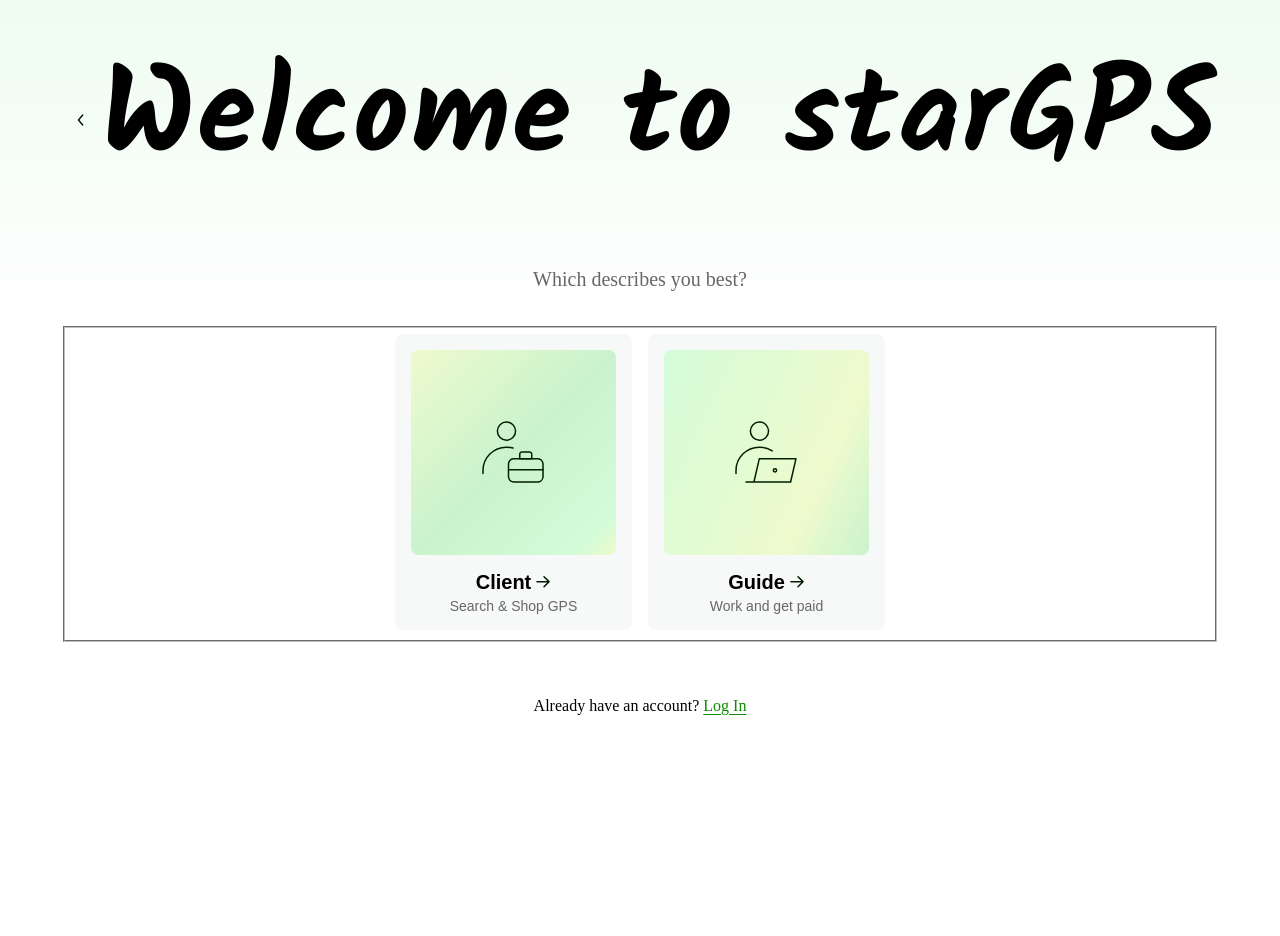
<file: client/index.html>
<!doctype html>
<html lang="en">

<head>
  <meta charset="UTF-8" />
  <meta name="viewport" content="width=device-width, initial-scale=1.0" />
  <title>Client & Guide Sign-In</title>
  <link href="https://fonts.googleapis.com/css2?family=Kalam:wght@300;400;700&display=swap" rel="stylesheet">
  <link rel="stylesheet" href="style.css" />
</head>

<body>
  <div>
    <div class="fullscreen-container">
      <div class="signup-overlay signup-bg-gradient d-flex flex-column">
        <header></header>
        <main class="signup-main d-flex align-items-start justify-content-center">
          <div class="signup-content">
            <div class="role-select-step">
              <div class="d-flex heading-container align-items-center mb-6x">
                <button class="btn btn-circle d-none d-md-flex flex-shrink-0">
                  <span class="sr-only">Back</span>
                  <div class="icon sm">
                    <img src="img/caret-left.svg" class="caret-icon" alt="" />
                  </div>
                </button>
                <h2 class="display-title text-center my-6x flex-1">
                  Welcome to starGPS
                </h2>
              </div>
              <p class="signup-subtitle text-center">Which describes you best?</p>
              <fieldset class="role-cards">
                <div class="role-cards-grid">
                  <button class="selection-card p-0 role-card h-100 type-client">
                    <div class="account-type-gradient">
                      <div class="icon xl account-type-icon">
                        <img src="img/person-client copy.svg" class="account-type-icon-img" alt="" />
                      </div>
                    </div>
                    <div class="role-card-caption">
                      <div class="account-type-title">
                        Client
                        <div class="icon sm account-type-arrow">
                          <img src="img/right-arrow.svg" class="arrow-icon" alt="" />
                        </div>
                      </div>
                      <div class="text-muted">Search & Shop GPS</div>
                    </div>
                  </button><button class="selection-card p-0 role-card h-100 type-guide" onclick="window.location.href='signup/'">
                    <div class="account-type-gradient">
                      <div class="icon xl account-type-icon">
                        <img src="img/person-guide copy.svg" class="account-type-icon-img" alt="" />
                      </div>
                    </div>
                    <div class="role-card-caption">
                      <div class="account-type-title">
                        Guide
                        <div class="icon sm account-type-arrow">
                          <img src="img/right-arrow.svg" class="arrow-icon" alt="" />
                        </div>
                      </div>
                      <div class="text-muted">
                        Work and get paid
                      </div>
                    </div>
                  </button>
                </div>
              </fieldset>
              <!---->
              <br><br>
              <p class="text-center text-body">
                Already have an account?
                <a href="https://www.example.com/ab/account-security/login" class="link">Log In</a>
              </p>
            </div>
          </div>
        </main>
      </div>
    </div>
  </div>
  <br /><br />
</body>

</html>
</file>
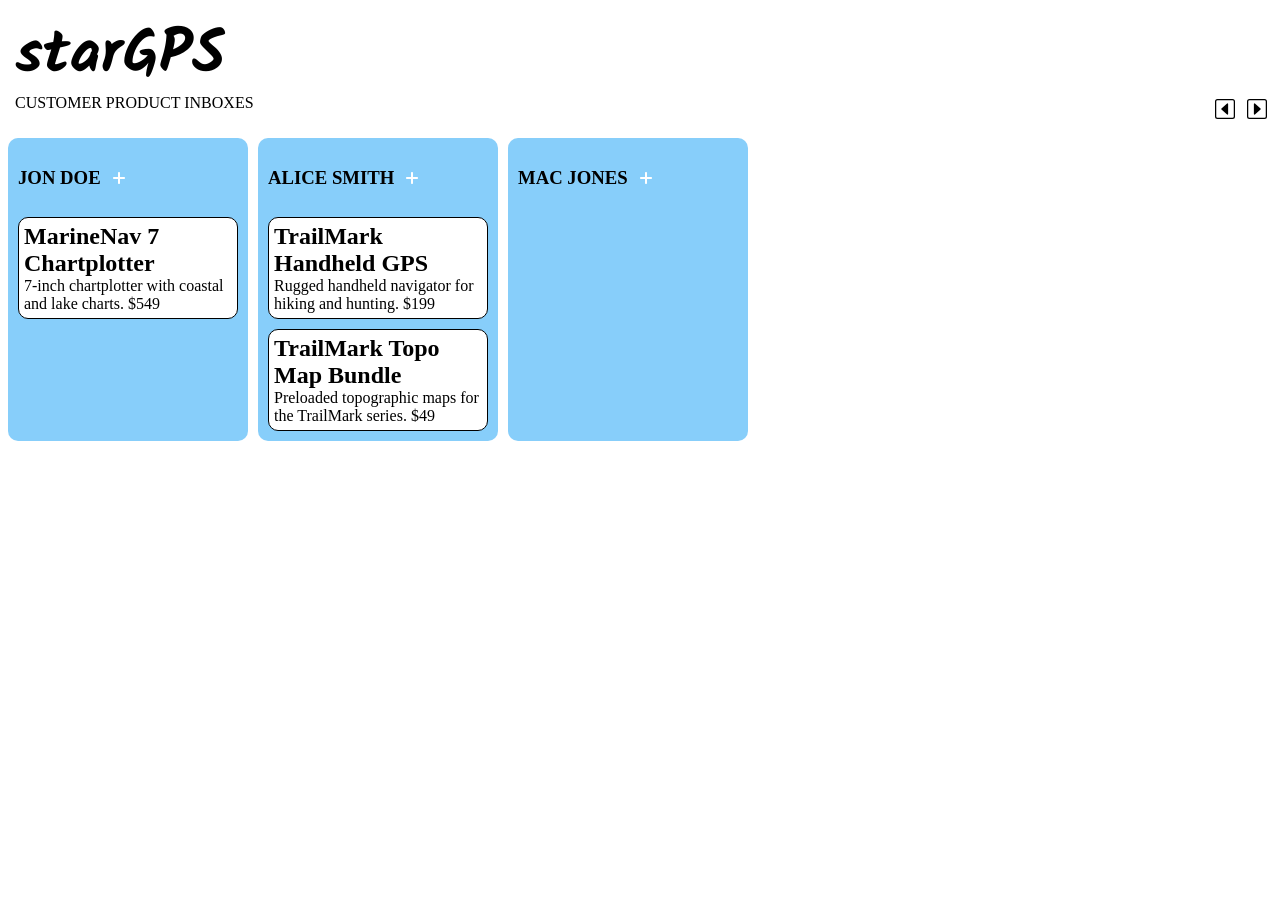
<file: client/client/index.html>
<!doctype html>
<html lang="en">
  <head>
    <meta charset="UTF-8" />
    <meta name="viewport" content="width=device-width, initial-scale=1.0" />
    <script type="module" src="./source/ui.js"></script>
    <link rel="stylesheet" href="./styles.css" />
    <title>Customer Inboxes</title>
    <link href="https://fonts.googleapis.com/css2?family=Kalam:wght@300;400;700&display=swap" rel="stylesheet">
  </head>
  <body>
    <div class="home-hero-banner">
      <div class="home-hero-txt">
        <h1 id="starGpsLogo">starGPS</h1>
        <p id="Page Name">CUSTOMER PRODUCT INBOXES</p>
      </div>
      <div class="home-hero-img">
        <button type="button" class="caret-btn" aria-label="Previous customer">
          <img src="images/caret-left.svg" class="caret-icon" alt="" />
        </button>
        <button type="button" class="caret-btn" aria-label="Next customer">
          <img src="images/caret-right.svg" class="caret-icon" alt="" />
        </button>
      </div>
    </div>
    <div id="customerList"></div>
  </body>
</html>
</file>
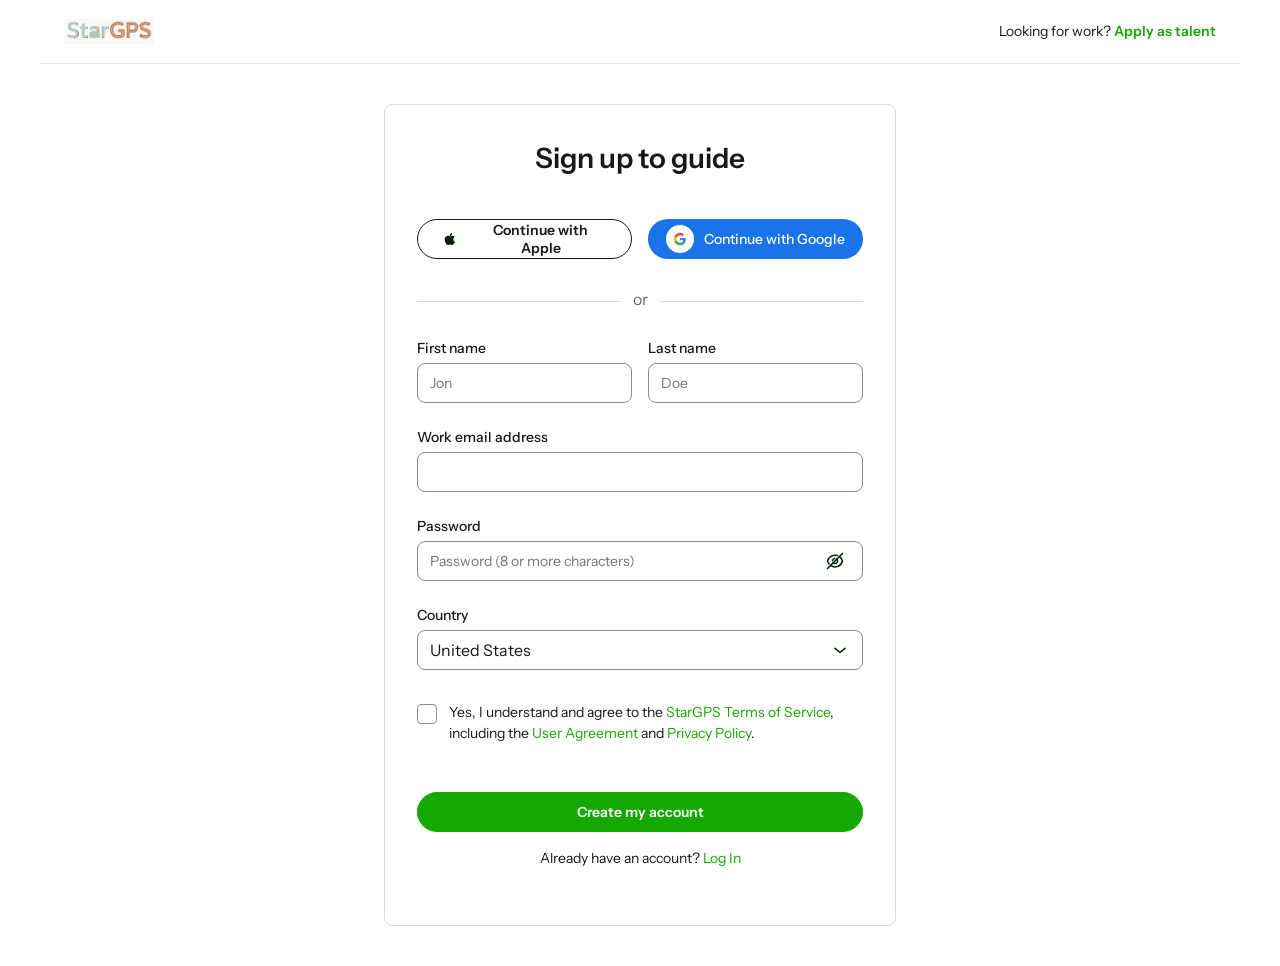
<file: client/signup/index.html>
<!doctype html>
<html lang="en" theme="air-3-0">

<head>
  <meta charset="UTF-8" />
  <meta name="viewport" content="width=device-width, initial-scale=1" />
  <script type="module" src="./source/ui.js"></script>
  <title>Create an account to book expedition guides</title>
  <link rel="stylesheet" href="star-gps-signup.css" />
  <link rel="preconnect" href="https://fonts.googleapis.com" />
  <link rel="preconnect" href="https://fonts.gstatic.com" crossorigin />
  <link href="https://fonts.googleapis.com/css2?family=Instrument+Sans:ital,wght@0,400..700;1,400..700&display=swap"
    rel="stylesheet" />
</head>

<body theme="air-3-0">
  <div class="signup-nav-slot">
    <div class="signup-nav-scope" data-app="signup-nav" id="signup-nav-container" theme="air-3-0">
      <header class="nav-scrolled-top" data-internal-app="signup-nav" data-qa="signup-nav"
        id="signup-nav">
        <div class="signup-nav-header">
          <a class="up-n-link nav-brand" data-cy="brand" href="https://www.example.com/" target="_self">
            <span class="sr-only">StarGPS home</span>
            <span class="nav-logo">
              <img src="images/stargps-logo.png" alt="StarGPS" />
            </span>
          </a>
        </div>
        <div class="signup-nav-center"></div>
        <nav aria-label="Primary">
          <ul class="signup-nav-right">
            <li>
              <span class="nav-d-none nav-d-lg-inline">Looking for work?</span>
              <a class="up-n-link nav-air3-btn nav-air3-btn-link nav-d-none nav-d-lg-inline-flex pr-0"
                href="https://www.example.com/nx/signup/?dest=home">
                Apply as talent
              </a>
            </li>
          </ul>
        </nav>
      </header>
    </div>
  </div>

  <div id="signup-app">
    <div id="signup-layout">
      <div class="layout-container">
        <div class="layout">
          <div class="signup-app-loader"></div>
          <main id="main" tabindex="-1">
            <div>
              <div class="container air3-grid-container" data-signup-scope="" id="signup-form-section">
                <div aria-live="polite" class="sr-only" data-signup-scope="" id="loading-status" role="status"></div>
                <div class="page-container" data-signup-scope="">
                  <div class="page-card mt-8x my-md-10x mb-0 mb-md-10x py-0" data-signup-scope="">
                    <h2 class="text-center display-title my-6x" data-signup-scope="">
                      <div data-signup-scope="">
                        <span data-signup-scope="">Sign up to guide</span>
                      </div>
                    </h2>
                    <div class="text-center" data-signup-scope=""></div>
                    <div data-signup-scope="">
                      <div class="air3-grid-container my-6x my-md-10x col-gap-4x" data-signup-scope="">
                        <div class="span-12 span-md-6 sso-button-container" data-signup-scope="">
                          <button class="air3-btn mr-0 apple-sso-button full-width mb-0 air3-btn-primary p-0"
                            data-signup-scope="" type="button">
                            <div class="mr-2x air3-icon sm">
                              <img src="images/apple-logo-signup.svg" alt="Apple" />
                            </div>
                            <span>Continue with Apple</span>
                          </button>
                        </div>
                        <div class="span-12 sso-button-container span-md-6" data-signup-scope="">
                          <div data-signup-scope="">
                            <div>
                              <div id="up_gsi_button">
                                <button class="google-sso-static" type="button">
                                  <span class="google-sso-static-logo">
                                    <img src="images/google-logo-signup.svg" alt="Google" />
                                  </span>
                                  <span>Continue with Google</span>
                                </button>
                              </div>
                            </div>
                          </div>
                        </div>
                      </div>
                      <p class="google-sso-separator my-6x" data-signup-scope="">
                        <span class="p-0 px-3x" data-signup-scope=""> or </span>
                      </p>
                    </div>

                    <form data-signup-scope="" id="signup-form">
                      <!-- -->
                    </form>
                  </div>
                </div>
              </div>
            </div>
          </main>
        </div>
      </div>
    </div>
  </div>
</body>

</html>
</file>
<file: client/style.css>
:root {
    --spacing-1x: 4px;
    --spacing-2x: 8px;
    --spacing-3x: 12px;
    --spacing-4x: 16px;
    --spacing-6x: 24px;
    --spacing-8x: 32px;
    --radius-2x: 4px;
    --radius-4x: 8px;
    --radius-8x: 16px;
    --radius-12x: 24px;
    --radius-pill: 10rem;
    --height-base: 40px;
    --height-sm: 32px;
    --font-weight-400: 400;
    --font-weight-450: 450;
    --font-weight-500: 500;
    --font-weight-550: 550;
    --font-weight-600: 600;
    --white: #fff;
    --gray-45: #676767;
    --gray-55: #a5a5a5;
    --gray-80: #e9e9e9;
    --gray-90: #f1f1f1;
    --gray-95: #f9f9f9;
    --up-black: #181818;
    --up-green: #14a800;
    --brand-green: #108a00;

    --font-family-base: "Neue Montreal";
    --font-family-display: "Neue Montreal";
    --font-size-base: 16px;
    --line-height-base: 150%;
    --font-size-base-sm: 14px;
    --font-size-base-lg: 20px;
    --font-size-h2: 34px;
    --line-height-h2: 110%;
    --font-size-h4-lg: 48px;
    --letter-spacing-h2: 0.02em;
    --letter-spacing-h2-display: var(--letter-spacing-h2);
    --spacing-heading: 0.5em;
    --text-heading: inherit;
    --font-weight-base: var(--font-weight-500);
    --font-weight-body: var(--font-weight-450);
    --font-weight-strong: var(--font-weight-500);
    --font-weight-heading: var(--font-weight-550);
    --font-weight-link: var(--font-weight-450);
    --font-weight-bold: var(--font-weight-600);
    --text-link: var(--brand-green);
    --text-link-hover: var(--up-green);
    --underline-link: underline;
    --underline-link-hover: underline;
    --underline-link-offset: 3px;
    --border-color: var(--gray-80);
    --border: 1px solid var(--border-color);
    --bg-body: var(--white);
    --bg-muted-light: var(--gray-95);
    --shadow-color-popup: hsla(0, 0%, 9%, .12);
    --text-dark-on-body: var(--up-black);
    --text-light-on-body: var(--gray-45);
    --text-muted-on-body: var(--gray-55);
    --bg-disabled: var(--gray-80);
    --text-on-disabled: var(--gray-55);

    --ws-1x: 4px;
    --ws-2x: 8px;
    --ws-3x: 12px;
    --ws-4x: 16px;
    --ws-6x: 24px;
    --ws-8x: 32px;
    --ws-10x: 40px;
    --ws-16x: 64px;
    --ws-20x: 80px;

    --nav-v-skinny-height: 64px;

    --border-width-btn: 2px;
    --radius-btn: var(--radius-4x);
    --font-size-btn-base: var(--font-size-base);
    --bg-btn-circle: #0000;
    --bg-btn-circle-hover: var(--gray-90);
    --text-on-btn-circle: var(--up-black);
    --text-on-btn-circle-hover: var(--up-black);
    --bg-btn-check-light-hover: var(--gray-90);

    --text-icon: var(--up-black);
    --size-icon-base: 24px;
    --size-icon-sm: 16px;
    --size-icon-lg: 32px;
    --size-icon-xl: 48px;
    --stroke-width-icon-base: 1.25;
    --stroke-width-icon-sm: 1;
    --stroke-width-icon-lg: 1.25;
    --stroke-width-icon-xl: 1.5;

    --navy-hsl: 220, 29.41%, 20%;
    --fluid-navy-opacity-3: hsla(var(--navy-hsl), 0.03);
    --interactive-secondary-bg-color: var(--fluid-navy-opacity-3);

    --icon-color: #001e00;


    --gradient-white-50: linear-gradient(0deg, hsla(0, 0%, 100%, .5), hsla(0, 0%, 100%, .5));
    --gradient-lime-green: linear-gradient(90deg, #dff69b, #95e79b 50%, #a9f9b2);
    --gradient-lime-green-diagonal: linear-gradient(158deg, #dff69b, #95e79b 50%, #80de8e);
    --gradient-green-light: linear-gradient(158deg, #bdef9b, #afec9b);
}

@media (max-width:699.98px) {
    :root {
        --font-size-h2: 26px;
        --nav-v-skinny-height: 56px;
    }
}

@media (prefers-reduced-motion:reduce) {
    :root {
        --reduced-motion: none;
    }
}

body {
    margin: 0;
    background-color: var(--bg-body);
}

a {
    color: var(--text-link);
    font-weight: var(--font-weight-link, var(--font-weight-strong));
    -webkit-text-decoration: var(--underline-link);
    text-decoration: var(--underline-link);
    text-underline-offset: var(--underline-link-offset);
    transition: color .1s ease-in-out;
}

@media (hover:hover) {

    a:active,
    a:focus,
    a:hover {
        color: var(--text-link-hover);
        -webkit-text-decoration: var(--underline-link-hover);
        text-decoration: var(--underline-link-hover);
    }
}

.h2,
h2 {
    font-family: "Kalam", cursive;
    font-weight: 700;
    font-size: 60px;
    letter-spacing: var(--letter-spacing-h2-display);
}

.h2:where(.display-title),
h2:where(.display-title) {
    font-family: "Kalam", cursive;
    font-weight: 700;
    font-size: 60px;
    letter-spacing: var(--letter-spacing-h2-display);
}

.sr-only {
    height: 1px;
    margin: -1px;
    overflow: hidden;
    padding: 0;
    position: absolute;
    width: 1px;
    clip: rect(0, 0, 0, 0);
    border: 0;
}

.text-center {
    text-align: center !important;
}

.text-body {
    font-size: var(--font-size-base) !important;
    line-height: var(--line-height-base) !important;
    font-weight: var(--font-weight-body) !important;
}

.d-none {
    display: none !important;
}

.d-flex {
    display: flex !important;
}

@media (min-width:700px) {
    .d-md-flex {
        display: flex !important;
    }
}

.mb-6x {
    margin-bottom: var(--spacing-6x) !important;
}

.my-6x {
    margin-bottom: var(--spacing-6x) !important;
    margin-top: var(--spacing-6x) !important;
}

.p-0 {
    padding: 0 !important;
}

.flex-column {
    flex-direction: column !important;
}

.align-items-center {
    align-items: center !important;
}

.align-items-start {
    align-items: flex-start !important;
}

.justify-content-center {
    justify-content: center !important;
}

.flex-shrink-0 {
    flex-shrink: 0 !important;
}

.flex-1 {
    flex: 1 1 0% !important;
}

.h-100 {
    height: 100% !important;
}

.icon {
    --icon-color: currentColor;
    --icon-size: var(--size-icon-base);
    --icon-stroke-width: var(--stroke-width-icon-base);
    color: currentColor;
    display: inline-flex;
    height: var(--icon-size);
    width: var(--icon-size);
}

.icon>svg {
    display: block;
    height: 100% !important;
    -o-object-fit: contain;
    object-fit: contain;
    width: 100% !important;
    stroke-width: var(--icon-stroke-width);
}

.icon.sm {
    --icon-size: var(--size-icon-sm);
    --icon-stroke-width: var(--stroke-width-icon-sm);
}

.icon.lg {
    --icon-size: var(--size-icon-lg);
    --icon-stroke-width: var(--stroke-width-icon-lg);
}

.icon.xl {
    --icon-size: var(--size-icon-xl);
    --icon-stroke-width: var(--stroke-width-icon-xl);
}

.selection-card {
    --thumbnail-bg: var(--bg-muted-light);
    --thumbnail-border: var(--border);
    --thumbnail-radius: var(--radius-4x);
    --thumbnail-radius-active: 0 2px 7px var(--shadow-color-popup);
    --thumbnail-caption-padding: var(--spacing-2x) var(--spacing-4x);
    --thumbnail-caption-font-size: var(--font-size-base-sm);
    --thumbnail-caption-font-weight: var(--font-weight-body);
    background-color: var(--thumbnail-bg);
    border: var(--thumbnail-border);
    border-radius: var(--thumbnail-radius);
    display: block;
    overflow: hidden;
    transition: all .2s ease-in-out;
}

.selection-card:focus-within,
.selection-card:hover {
    box-shadow: var(--thumbnail-radius-active);
}

.selection-card>img {
    display: block;
    height: auto;
    margin-left: auto;
    margin-right: auto;
    max-width: 100%;
}

.selection-card .selection-card-caption {
    display: block;
    font-size: var(--thumbnail-caption-font-size);
    font-weight: var(--thumbnail-caption-font-weight);
    padding: var(--thumbnail-caption-padding);
}

.btn {
    --btn-height: var(--height-base);
    --btn-gap: var(--spacing-2x);
    --btn-padding-x: var(--spacing-6x);
    --btn-border: var(--border-width-btn) solid var(--btn-border-color, transparent);
    --btn-font-size: var(--font-size-btn-base);
    --btn-font-weight: var(--font-weight-strong);
    --btn-radius: var(--radius-btn);
    --btn-bg-circle: var(--bg-btn-circle);
    --btn-bg-circle-hover: var(--bg-btn-circle-hover);
    --btn-text-circle: var(--text-on-btn-circle);
    --btn-text-circle-hover: var(--text-on-btn-circle-hover);
    align-items: center;
    background-color: transparent;
    background-color: var(--btn-bg, transparent);
    border: var(--btn-border);
    border-radius: var(--btn-radius);
    box-shadow: none;
    box-shadow: var(--btn-shadow, none);
    color: inherit;
    color: var(--btn-text, inherit);
    -moz-column-gap: var(--btn-gap);
    column-gap: var(--btn-gap);
    cursor: pointer;
    display: inline-flex;
    font-size: var(--btn-font-size);
    font-weight: var(--btn-font-weight);
    justify-content: center;
    line-height: var(--btn-height);
    max-height: var(--btn-height);
    padding: 0 var(--btn-padding-x);
    -webkit-text-decoration: none;
    text-decoration: none;
    transition: all .1s ease-in-out;
    -webkit-user-select: none;
    -moz-user-select: none;
    user-select: none;
    white-space: nowrap;
}

@media (hover:hover) {
    .btn:hover {
        --btn-bg: var(--btn-bg-hover, inherit);
        --btn-text: var(--btn-text-hover, inherit);
    }

    .btn:hover:not([disabled]):not(.is-disabled) {
        --btn-border-color: var(--btn-border-color-hover, inherit);
    }
}

.btn .icon {
    color: inherit;
    color: var(--btn-text-icon, inherit);
    flex: none;
}

.btn:active:not([disabled]):not(.is-disabled) {
    transform: scale(.96);
    transform: scale(var(--reduced-motion, .96));
}

.btn.is-disabled,
.btn[disabled] {
    --btn-text: var(--text-on-disabled);
    cursor: not-allowed;
}

.btn:not(.btn-circle):not(.btn-link-secondary):has(.icon) {
    padding-left: calc(var(--btn-padding-x) - var(--spacing-1x));
}

.btn-circle {
    border-radius: var(--radius-pill);
    height: var(--btn-height);
    max-height: none;
    padding: 0;
    width: var(--btn-height);
}

.btn-circle:not([disabled]):not(.is-disabled) {
    --btn-bg: var(--btn-bg-circle);
    --btn-text: var(--btn-text-circle);
}

.btn-circle:not([disabled]):not(.is-disabled):hover {
    --btn-bg: var(--btn-bg-circle-hover);
    --btn-text: var(--btn-text-circle-hover);
}

.btn {
    --btn-radius: var(--radius-pill);
    border-width: 1px !important;
}

.btn,
.btn-link {
    --btn-padding-x: var(--spacing-4x);
    font-weight: var(--font-weight-bold);
}

.selection-card {
    --thumbnail-radius-active: none;
    border: 0;
    background: var(--interactive-secondary-bg-color);
}

.selection-card:hover,
.selection-card:focus-within {
    background: var(--bg-btn-check-light-hover);
}

.icon>svg circle,
.icon>svg path,
.icon>svg polygon,
.icon>svg rect {
    stroke-width: var(--icon-stroke-width, 1.5);
}

.btn:not(.btn-sm) .icon {
    --icon-size: 20px;
}

.signup-content,
.user-type-select-container {
    --header-font-size: 120px;
    --account-type-icon-size: 80px;
    --account-type-gradient-width: 205px;
    --account-type-gradient-height: 205px;
    --account-type-title-font-size: var(--font-size-base-lg);
    --account-type-heading-width: auto;
    --account-type-heading-margin-inline: 0;
    --account-type-subtitle-margin-bottom: var(--ws-10x);
    --account-type-grid-gap: var(--ws-4x);
    --account-type-card-width: auto;
    --account-type-content-min-width: auto;
    --account-type-card-padding: 0;
    --continue-signup-cta-margin-top: var(--ws-20x);
    align-items: center;
    display: flex;
    flex-direction: column;
    min-height: calc(100vh - var(--nav-v-skinny-height) - var(--ws-8x));
}

@media (max-width:699.98px) {

    .signup-content,
    .user-type-select-container {
        --header-font-size: 3rem;
        --account-type-icon-size: 55px;
        --account-type-gradient-width: 139px;
        --account-type-gradient-height: 139px;
        --continue-signup-cta-margin-top: var(--ws-16x);
    }
}

.signup-content h2,
.user-type-select-container h2 {
    font-size: var(--header-font-size);
    font-weight: var(--font-weight-600);
    margin-left: var(--account-type-heading-margin-inline);
    margin-right: var(--account-type-heading-margin-inline);
    width: var(--account-type-heading-width);
}

.selection-card {
    --thumbnail-bg: var(--bg-body);
}

.selection-card .account-type-icon {
    --icon-size: var(--account-type-icon-size) !important;
}

.signup-content .selection-card .account-type-icon svg *,
.user-type-select-container .selection-card .account-type-icon svg * {
    stroke-width: 3.5px !important;
}

.selection-card .account-type-title {
    align-items: center;
    display: inline-flex;
    font-size: var(--account-type-title-font-size);
    font-weight: var(--font-weight-550);
    white-space: nowrap;
}

@media (max-width:699.98px) {
    .selection-card .account-type-title {
        font-size: var(--font-size-base);
    }
}

.selection-card .account-type-arrow {
    display: inline-flex;
    flex: 0 0 auto;
    margin-left: var(--ws-1x);
    transition: margin-left .5s ease;
    vertical-align: middle;
}

.selection-card .text-muted {
    color: var(--gray-45);
}

.account-type-gradient {
    align-items: center;
    background: linear-gradient(115deg, #a9f9b2, #dff69b 72%, #95e79b);
    border-radius: var(--radius-4x);
    display: grid;
    height: var(--account-type-gradient-height);
    justify-items: center;
    overflow: hidden;
    place-items: center;
    position: relative;
    width: var(--account-type-gradient-width);
}

.account-type-gradient:before {
    background: hsla(0, 0%, 100%, .5);
    bottom: 0;
    content: "";
    left: 0;
    position: absolute;
    right: 0;
    top: 0;
    transition: opacity .5s ease;
    z-index: 0;
}

.account-type-gradient>* {
    position: relative;
    z-index: 1;
}

.selection-card.selected,
.selection-card:hover {
    cursor: pointer;
}

.selection-card.selected .account-type-gradient:before,
.selection-card:hover .account-type-gradient:before {
    opacity: 0;
}

.selection-card.selected .account-type-title .account-type-arrow,
.selection-card:hover .account-type-title .account-type-arrow {
    margin-left: var(--ws-3x);
}

.type-client .account-type-gradient {
    background: linear-gradient(135deg, #dff69b, #95e79b 50%, #a9f9b2 90%, #dff69b);
}

.role-card .account-type-gradient {
    margin: var(--spacing-3x) var(--spacing-3x) var(--spacing-2x);
}

.role-card-caption {
    display: block;
    font-size: var(--thumbnail-caption-font-size, var(--font-size-base-sm));
    font-weight: var(--thumbnail-caption-font-weight, var(--font-weight-body));
    padding: 0 var(--spacing-4x);
    margin-bottom: var(--spacing-4x);
}

@media (min-width:700px) {
    .role-card .account-type-gradient {
        margin: var(--spacing-4x) var(--spacing-4x) var(--spacing-2x);
    }

    .role-card-caption {
        padding-top: var(--spacing-2x);
    }

    .role-card-caption .account-type-title {
        margin-bottom: var(--spacing-1x);
    }
}

.role-cards-grid {
    display: flex;
    gap: var(--account-type-grid-gap, var(--ws-4x));
    justify-content: center;
}

.icon>img {
    display: block;
    height: 100% !important;
    -o-object-fit: contain;
    object-fit: contain;
    width: 100% !important;
}

.signup-subtitle {
    color: var(--text-light-on-body);
    font-size: var(--font-size-base-lg);
    font-weight: var(--font-weight-body);
    line-height: var(--line-height-base);
    margin: 0 0 var(--spacing-8x);
}


.signup-bg-gradient {
    background: var(--gradient-white-50), linear-gradient(180deg, #ddf9e1, #fdfffd 33%, white);
    background-attachment: fixed;
    min-height: 100vh;
}
</file>
<file: client/client/styles.css>
/* 1. Setup the parent container */
/* My screen is 1600 x 1200 */
:root {
  margin: 0;
  padding: 0;
  --off-white: rgb(236, 233, 233) background-color: var(--off-white);
}

.home-hero-banner {
  display: flex;
  flex-direction: row;
  column-gap: 10px;
  align-items: center;
}

.home-hero-txt h1,
.home-hero-txt p {
  margin-left: 7px;
  margin-right: auto;
  padding: 0px;
}

.home-hero-txt h1 {
  font-family: "Kalam", cursive;
  font-weight: 700;
  font-size: 60px;

  margin-bottom: -20px;
  margin-top: 0px;
}

.home-hero-txt p {
  margin-top: 10px;
}

.home-hero-txt {
  display: flex;
  flex-direction: column;
  row-gap: 0px;
}

.home-hero-img {
  margin-right: 5px;
  margin-left: auto;

  margin-top: auto;
  margin-bottom: 5px;
}

.home-hero-banner{
  margin-bottom: 10px;
}
.caret-btn {
  display: inline-flex;
  align-items: center;
  justify-content: center;
  width: 28px;
  height: 28px;
  padding: 0;
  border: none;
  background: transparent;
  cursor: pointer;
}

.caret-icon {
  display: block;
  width: 100%;
  height: 100%;
  max-width: 20px;
  max-height: 20px;
  object-fit: contain;
}

#customerList {
  display: flex;
  flex-direction: row;
  flex-wrap: nowrap;
  column-gap: 10px;
  overflow-x: auto;
  overflow-y: hidden;
  width: 100%;
  max-width: 100%;
}

.sem-txt-box {
  display: flex;
  align-items: center;
}

img {
  display: block;
  margin-left: auto;
  margin-right: 0;
}

.course-info {
  margin: 0;
  padding: 0;
  overflow-wrap: anywhere;
}

.course-txt-box {
  flex: 1;
  border-radius: 10px;
  display: flex;
  flex-direction: row;
  flex-wrap: wrap;
}

.white-sem-txt {
  border-radius: 10px;
  background-color: white;
  border: 1.5px solid black;
  display: flex;
  flex-direction: column;
  flex-wrap: nowrap;
  padding: 5px;
  min-width: 0;
  width: 100%;
  box-sizing: border-box;
}
.plus-icon {
  max-height: 20px;
}

.course-top-img {
  flex: 1;
}

.column {
  padding: 10px;
  border-radius: 10px;
  display: flex;
  flex-direction: column;
  flex-wrap: nowrap;
  flex-shrink: 0;
  row-gap: 10px;
  width: 15rem;
  max-width: 15rem;
  box-sizing: border-box;
}

#column1 {
  background-color: lightskyblue;
}

#column2 {
  background-color: lightskyblue;
}

#column3 {
  background-color: lightskyblue;
}
</file>
<file: client/signup/star-gps-signup.css>
/* StarGPS signup page styles */

:root {
  /* Colors */
  --black: #181818;
  --white: #fff;
  --gray: #676767;
  --gray-mid: #8d8c8c;
  --gray-light: #d9d9d9;
  --gray-lighter: #e9e9e9;
  --gray-lightest: #f9f9f9;
  --green: #14a800;
  --green-dark: #108a00;
  --blue: #1a73e8;
  --blue-dark: #1765cc;
  --red: #c70e05;

  --space-1: 4px;
  --space-2: 8px;
  --space-3: 12px;
  --space-4: 16px;
  --space-6: 24px;
  --space-8: 32px;
  --space-10: 40px;

  --radius: 8px;
  --radius-pill: 10rem;
  --font: "Instrument Sans", Arial, sans-serif;
  --nav-height: 64px;
  --input-height: 40px;
  --border: 1px solid var(--gray-light);
}


*,
*::before,
*::after {
  box-sizing: border-box;
}

body {
  margin: 0;
  font-family: var(--font);
  font-size: 16px;
  line-height: 1.5;
  color: var(--black);
  background: var(--white);
}

img {
  max-width: 100%;
  display: block;
}

button,
input {
  font-family: inherit;
}

a {
  color: var(--green);
}

a:hover {
  color: var(--green-dark);
}

.sr-only {
  position: absolute;
  width: 1px;
  height: 1px;
  padding: 0;
  margin: -1px;
  overflow: hidden;
  clip: rect(0, 0, 0, 0);
  border: 0;
}

.ellipsis {
  overflow: hidden;
  text-overflow: ellipsis;
  white-space: nowrap;
}

.text-center {
  text-align: center;
}

.text-body {
  font-size: 14px;
  color: var(--black);
}

.full-width {
  width: 100%;
}

.d-block {
  display: block;
}

.d-none {
  display: none;
}

.d-lg-none {
  display: block;
}

.d-lg-block {
  display: none;
}

.p-0 { padding: 0; }
.px-2x { padding-left: var(--space-2); padding-right: var(--space-2); }
.px-3x { padding-left: var(--space-3); padding-right: var(--space-3); }
.py-0 { padding-top: 0; padding-bottom: 0; }
.py-2x { padding-top: var(--space-2); padding-bottom: var(--space-2); }
.pr-0 { padding-right: 0; }

.mb-0 { margin-bottom: 0; }
.mr-0 { margin-right: 0; }
.mr-2x { margin-right: var(--space-2); }
.mb-1x { margin-bottom: var(--space-1); }
.mb-3x { margin-bottom: var(--space-3); }
.mb-6x { margin-bottom: var(--space-6); }
.mt-3x { margin-top: var(--space-3); }
.mt-4x { margin-top: var(--space-4); }
.mt-6x { margin-top: var(--space-6); }
.mt-8x { margin-top: var(--space-8); }
.my-6x { margin-top: var(--space-6); margin-bottom: var(--space-6); }

.signup-nav-slot {
  position: sticky;
  top: 0;
  z-index: 100;
  background: var(--white);
}

#signup-nav {
  display: flex;
  align-items: center;
  justify-content: space-between;
  height: var(--nav-height);
  max-width: 1200px;
  margin: 0 auto;
  padding: 0 var(--space-6);
  border-bottom: 1px solid var(--gray-lighter);
}

.signup-nav-header {
  display: flex;
  align-items: center;
}

.nav-brand {
  display: inline-flex;
  text-decoration: none;
}

.nav-logo {
  display: inline-flex;
  width: 90px;
}

.nav-logo img {
  width: 100%;
  height: auto;
}

.signup-nav-center {
  flex: 1;
}

.signup-nav-right {
  display: flex;
  align-items: center;
  gap: var(--space-2);
  list-style: none;
  margin: 0;
  padding: 0;
}

.nav-d-none {
  display: none;
}

.nav-air3-btn-link {
  color: var(--green);
  font-weight: 600;
  text-decoration: none;
}

.nav-air3-btn-link:hover {
  color: var(--green-dark);
}

#signup-app {
  min-height: calc(100vh - var(--nav-height));
}

.layout-container {
  width: 100%;
}

.layout {
  max-width: 1200px;
  margin: 0 auto;
  padding: 0 var(--space-4);
}

.container {
  width: 100%;
}

.air3-grid-container {
  display: grid;
  grid-template-columns: repeat(12, 1fr);
  gap: var(--space-4);
}

.col-gap-4x {
  column-gap: var(--space-4);
}

.name-inputs {
  row-gap: 0;
}

.span-6 {
  grid-column: span 6;
}

.span-12 {
  grid-column: span 12;
}

.page-container {
  grid-column: 1 / -1;
}

.page-card {
  max-width: 560px;
  margin-left: auto;
  margin-right: auto;
  padding: var(--space-6);
  border: var(--border);
  border-radius: var(--radius);
  background: var(--white);
}

.display-title {
  margin: 0;
  font-size: 1.75rem;
  font-weight: 600;
  color: var(--black);
}

.sso-button-container {
  width: 100%;
  max-width: 400px;
  margin-left: auto;
  margin-right: auto;
}

.air3-btn {
  display: inline-flex;
  align-items: center;
  justify-content: center;
  gap: var(--space-2);
  min-height: var(--input-height);
  padding: 0 var(--space-6);
  border: 1px solid transparent;
  border-radius: var(--radius-pill);
  background: transparent;
  color: var(--black);
  font-size: 14px;
  font-weight: 600;
  cursor: pointer;
  text-decoration: none;
}

.air3-btn-primary {
  background: var(--green);
  border-color: var(--green);
  color: var(--white);
}

.air3-btn-primary:hover {
  background: var(--green-dark);
  border-color: var(--green-dark);
}

.air3-btn-block-sm {
  width: 100%;
}

.air3-btn-link {
  background: none;
  border: none;
  color: var(--green);
  font-weight: 600;
  padding: 0;
  min-height: auto;
}

.air3-btn-link:hover {
  color: var(--green-dark);
}

.air3-btn.apple-sso-button {
  width: 100%;
  background: var(--white);
  border: 1px solid var(--black);
  color: var(--black);
  border-radius: 24px;
}

.air3-btn.apple-sso-button:hover {
  background: var(--gray-lightest);
  border-color: var(--black);
  color: var(--black);
}

.google-sso-static {
  display: flex;
  align-items: center;
  justify-content: center;
  width: 100%;
  height: var(--input-height);
  padding: 0 12px;
  border: none;
  border-radius: var(--radius-pill);
  background: var(--blue);
  color: var(--white);
  font-size: 14px;
  font-weight: 500;
  cursor: pointer;
}

.google-sso-static:hover {
  background: var(--blue-dark);
}

.google-sso-static-logo {
  display: flex;
  align-items: center;
  justify-content: center;
  width: 28px;
  height: 28px;
  margin-right: 10px;
  border-radius: 50%;
  background: var(--white);
}

.google-sso-static-logo img {
  width: 18px;
  height: 18px;
}

.google-sso-separator {
  position: relative;
  text-align: center;
  border-bottom: var(--border);
  line-height: 0.1em;
  color: var(--gray);
}

.google-sso-separator span {
  background: var(--white);
  padding: 0 var(--space-3);
}

.air3-icon {
  display: inline-flex;
  align-items: center;
  justify-content: center;
  flex-shrink: 0;
}

.air3-icon.sm {
  width: 16px;
  height: 16px;
}

.air3-icon.md {
  width: 20px;
  height: 20px;
}

.air3-icon img {
  width: 100%;
  height: 100%;
  object-fit: contain;
}

.air3-input-group {
  position: relative;
  display: flex;
  align-items: center;
  width: 100%;
}

.air3-input {
  display: block;
  width: 100%;
  height: var(--input-height);
  padding: 0 var(--space-3);
  border: 1px solid var(--gray-mid);
  border-radius: var(--radius);
  background: var(--white);
  color: var(--black);
  font-size: 14px;
}

.air3-input:hover {
  border-color: var(--black);
}

.air3-input:focus {
  outline: none;
  border-color: var(--green);
  box-shadow: 0 0 0 1px var(--green);
}

.air3-input-sm {
  height: 36px;
  font-size: 13px;
}

.air3-input-group.is-appended .air3-input {
  padding-right: 44px;
}

.air3-input-group.is-prepended .air3-input {
  padding-left: 40px;
}

.air3-input-append,
.air3-input-prepend {
  position: absolute;
  top: 50%;
  transform: translateY(-50%);
  display: flex;
  align-items: center;
}

.air3-input-append {
  right: var(--space-3);
}

.air3-input-prepend {
  left: var(--space-3);
  pointer-events: none;
}

.has-icon {
  position: relative;
}

label.mb-1x {
  display: block;
  font-size: 14px;
  font-weight: 500;
}

.air3-dropdown {
  position: relative;
  width: 100%;
}

.air3-dropdown-toggle {
  display: flex;
  align-items: center;
  width: 100%;
  min-height: var(--input-height);
  padding: 0 var(--space-3);
  border: 1px solid var(--gray-mid);
  border-radius: var(--radius);
  background: var(--white);
  cursor: pointer;
}

.air3-dropdown-toggle:hover,
.air3-dropdown-toggle.is-open {
  border-color: var(--black);
}

.air3-dropdown-toggle.is-open {
  border-color: var(--green);
  box-shadow: 0 0 0 1px var(--green);
}

.air3-dropdown-toggle-title {
  display: flex;
  align-items: center;
  justify-content: space-between;
  width: 100%;
  gap: var(--space-2);
  font-weight: 400;
}

.air3-dropdown-toggle-label {
  flex: 1;
  min-width: 0;
}

.air3-dropdown-icon {
  color: var(--gray);
}

.air3-dropdown-menu-container {
  position: absolute;
  top: calc(100% + 4px);
  left: 0;
  right: 0;
  z-index: 50;
}

.air3-dropdown-menu {
  width: 100%;
  max-height: 280px;
  overflow: hidden;
  border: var(--border);
  border-radius: var(--radius);
  background: var(--white);
  box-shadow: 0 4px 16px rgba(0, 0, 0, 0.12);
  display: flex;
  flex-direction: column;
}

.air3-dropdown-header-container {
  padding: var(--space-2);
  border-bottom: var(--border);
}

.air3-dropdown-search {
  width: 100%;
}

.air3-menu-container {
  overflow-y: auto;
  max-height: 220px;
}

.air3-menu-list {
  list-style: none;
  margin: 0;
  padding: var(--space-1) 0;
}

.air3-menu-item {
  display: flex;
  align-items: center;
  gap: var(--space-2);
  padding: var(--space-2) var(--space-3);
  cursor: pointer;
}

.air3-menu-item:hover,
.air3-menu-item.is-focused {
  background: var(--gray-lightest);
}

.air3-menu-item.is-active {
  font-weight: 600;
}

.air3-menu-item-text {
  flex: 1;
}

.air3-menu-check-icon {
  color: var(--green);
}

.air3-result-feedback {
  padding: var(--space-4);
  text-align: center;
  color: var(--gray);
}

.country-dropdown .air3-dropdown-toggle {
  width: 100%;
}

.air3-checkbox-group {
  display: flex;
  flex-direction: column;
  gap: 0;
}

.air3-checkbox-label {
  display: flex;
  align-items: flex-start;
  gap: var(--space-3);
  font-size: 14px;
  cursor: pointer;
}

.air3-checkbox-fake-input {
  display: inline-flex;
  align-items: center;
  justify-content: center;
  width: 20px;
  height: 20px;
  margin-top: 2px;
  flex-shrink: 0;
  border: 1px solid var(--gray-mid);
  border-radius: 4px;
  background: var(--white);
}

.air3-checkbox-fake-input .air3-icon {
  opacity: 0;
}

.air3-checkbox-input:checked + .air3-checkbox-fake-input {
  background: var(--green);
  border-color: var(--green);
}

.air3-checkbox-input:checked + .air3-checkbox-fake-input .air3-icon {
  opacity: 1;
}

.air3-checkbox-input:focus-visible + .air3-checkbox-fake-input {
  outline: 2px solid var(--green);
  outline-offset: 2px;
}

.page-terms-checkboxes {
  font-size: 14px;
}

.up-n-link {
  color: var(--green);
  text-decoration: none;
}

.up-n-link:hover {
  color: var(--green-dark);
  text-decoration: underline;
}

.spinner {
  width: 16px;
  height: 16px;
}

@media (min-width: 700px) {
  .mt-md-6x { margin-top: var(--space-6); }
  .mt-md-10x { margin-top: var(--space-10); }
  .mb-md-10x { margin-bottom: var(--space-10); }
  .my-md-10x { margin-top: var(--space-10); margin-bottom: var(--space-10); }

  .span-md-6 {
    grid-column: span 6;
  }

  .page-container {
    grid-column: 2 / 12;
  }

  .page-card {
    padding: var(--space-8);
  }
}

@media (max-width: 699.98px) {
  .page-card {
    border: none;
    padding: 0;
  }

  .layout {
    padding: 0 var(--space-4);
  }
}

@media (min-width: 992px) {
  .nav-d-none {
    display: none;
  }

  .nav-d-lg-inline {
    display: inline;
  }

  .nav-d-lg-inline-flex {
    display: inline-flex;
  }

  .d-lg-none {
    display: none;
  }

  .d-lg-block {
    display: block;
  }

  .signup-nav-right {
    gap: var(--space-3);
    font-size: 14px;
  }
}

@media (min-width: 1200px) {
  .page-container {
    grid-column: 4 / 10;
    padding: 0 var(--space-8);
  }
}
</file>
